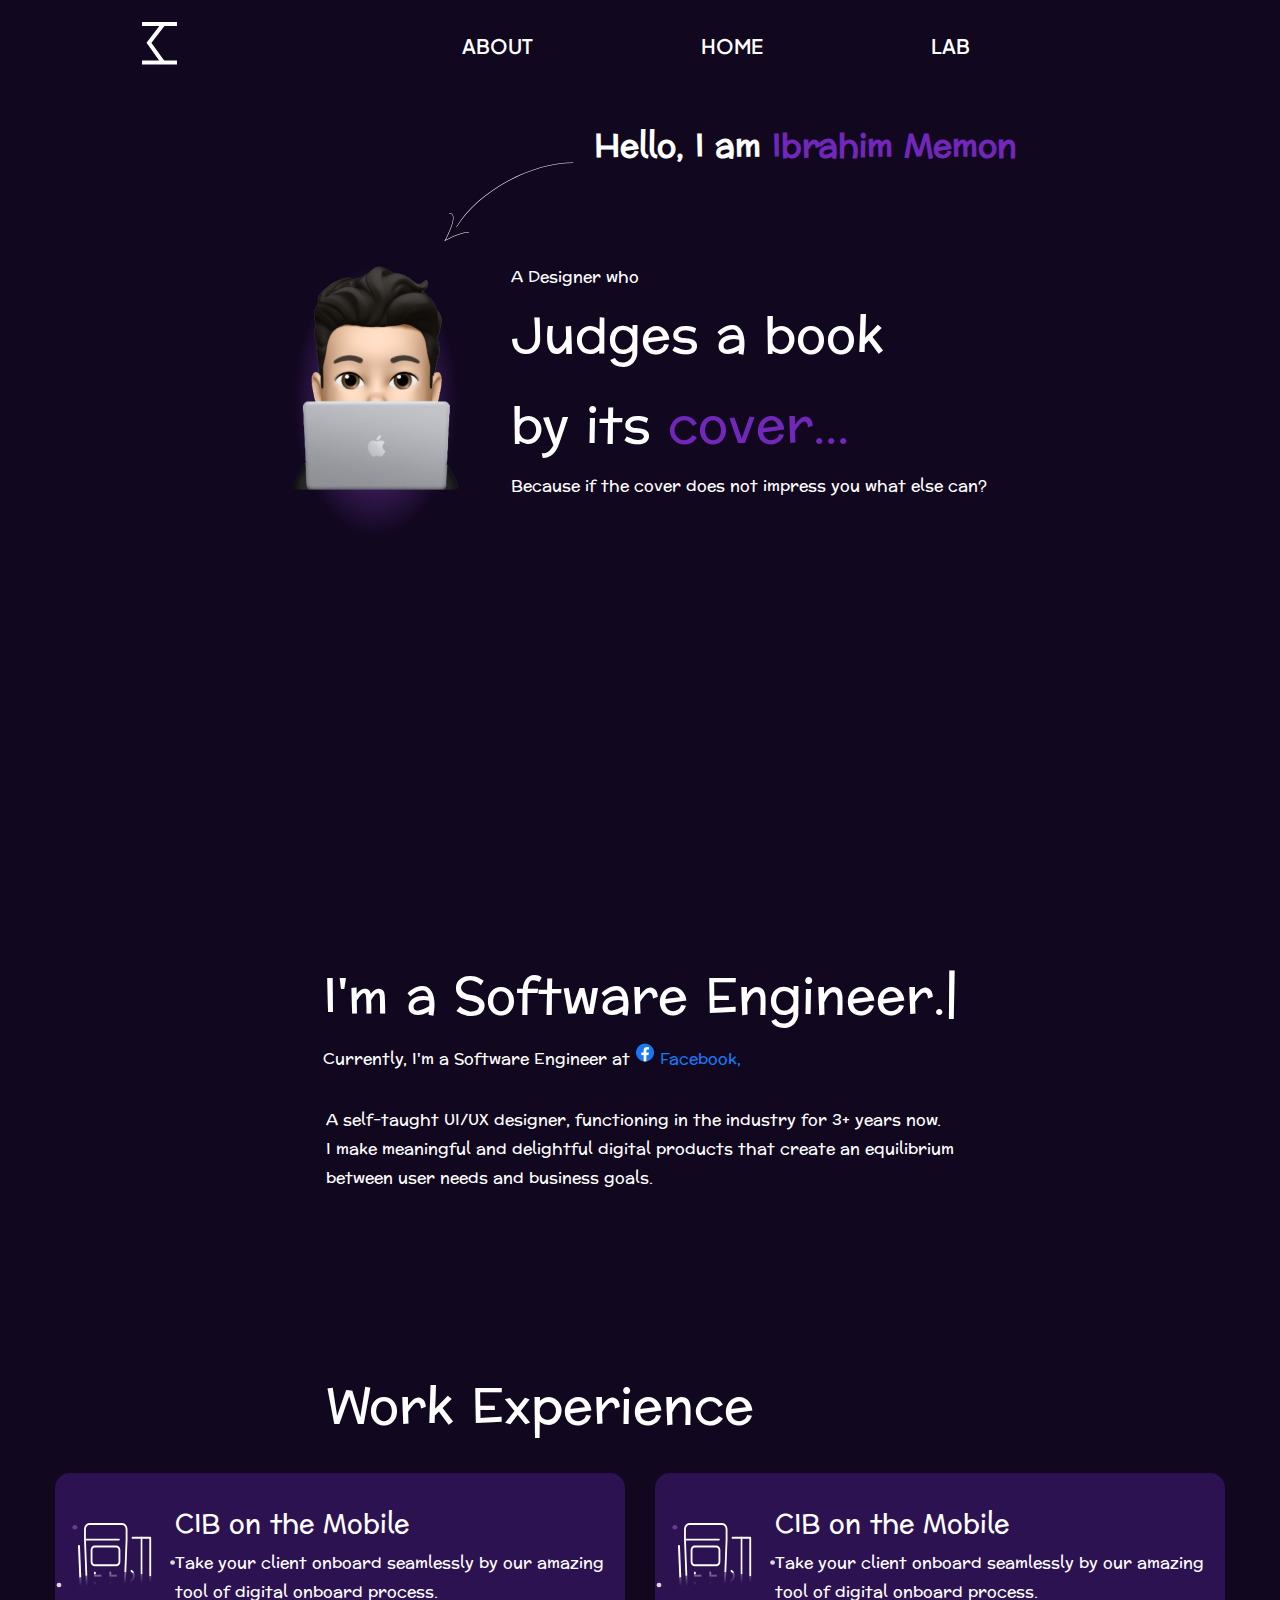
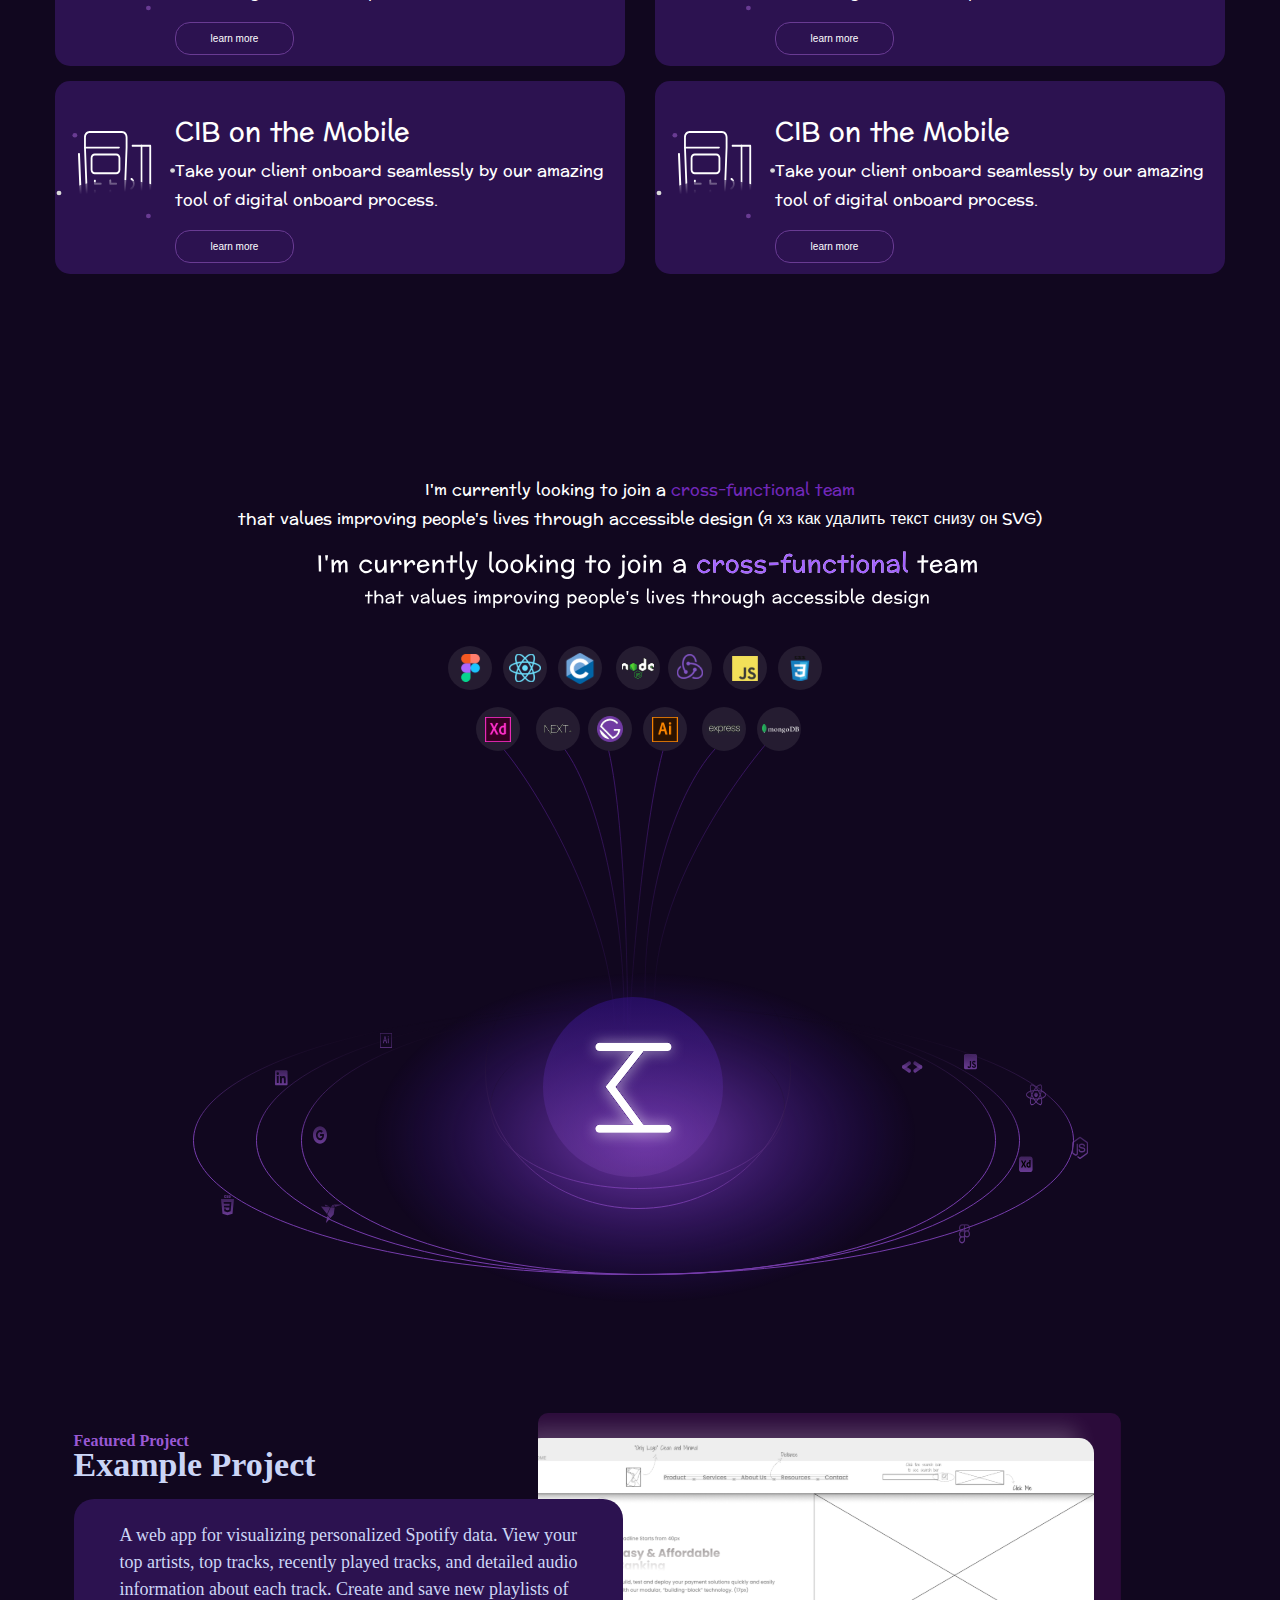
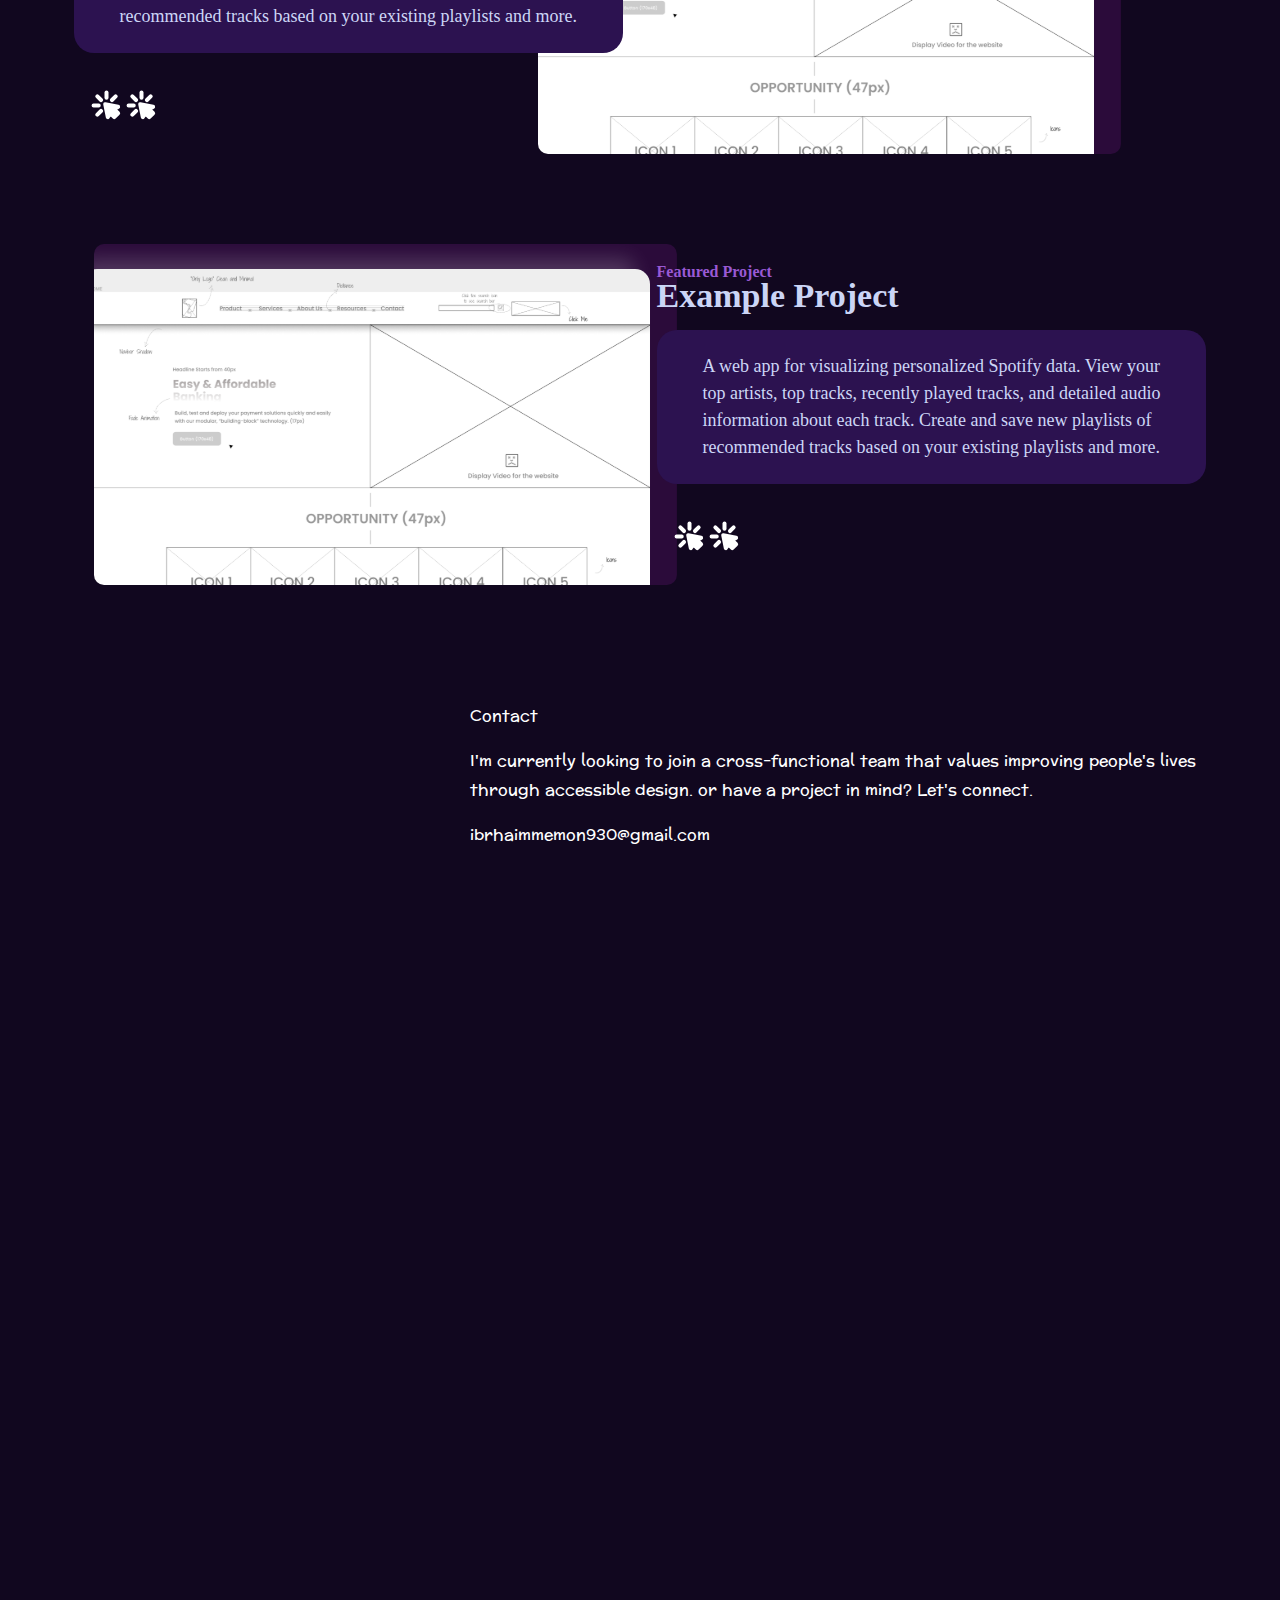
<file: biography/index.html>
<!DOCTYPE html>
<html lang="en">
<head>
    <meta charset="UTF-8">
    <meta http-equiv="X-UA-Compatible" content="IE=edge">
    <meta name="viewport" content="width=device-width, initial-scale=1.0">
    <link rel="preconnect" href="https://fonts.googleapis.com">
    <link rel="preconnect" href="https://fonts.gstatic.com" crossorigin>
    <link href="https://fonts.googleapis.com/css2?family=Plus+Jakarta+Sans:wght@500&display=swap" rel="stylesheet">
    <link rel="preconnect" href="https://fonts.googleapis.com">
    <link rel="preconnect" href="https://fonts.gstatic.com" crossorigin>
    <link href="https://fonts.googleapis.com/css2?family=Plus+Jakarta+Sans:wght@500&family=Preahvihear&display=swap" rel="stylesheet">
    <link rel="stylesheet" href="style.css">
    <title>Biography</title>
</head>
<body>
    <div id="header" class="header">
        <div class="container">
            <div class="logo">
                <a href="#">
                    <img src="images/logo_company/Logo.svg" alt="logo">
                </a>
            </div>
           <nav class="nav">
                <a class="nav_link" href="#">about</a>
                <a class="nav_link" href="#">home</a>
                <a class="nav_link" href="#">lab</a>
            </nav>
        </div>
    </div>

    <div class='stt stt__circle__black'>UP</div> 

    <div class="content">
        <div class="presentation">
            <img class="arrow" src="images/arrow.svg" alt="arrow">
            <h1 class="text_type_1 bio">Hello, I am&nbsp; <span class="text_type_2"> Ibrahim Memon</span></h1>
        </div>
        <div class="parents_1">
            <div class="avatar">
                <img src="images/ibrahim.png" alt="ibrahim">
            </div>
            

            <div class="quote">
                <p class="text_type_1"> A Designer who <br>
                    <span class="big_text"> Judges a book <br>
                        by its <span class="text_type_2">cover...</span>
                    </span><br>
                    <span>
                        Because if the cover does not impress you what else can?
                    </span>
                </p>
            </div>
        </div>
    </div>

    <div class="job work text_type_1">
        <p><span class="big_text"> I'm a Software Engineer.| </span><br>
        Currently, I'm a Software Engineer at <img src="images/facebook_logo.png" alt="facebook_logo"> <span class="fb"><a class="fb" href="#">Facebook,</a></span> </p>
        <p>A self-taught UI/UX designer, functioning in the industry for 3+ years now. <br>
            I make meaningful and delightful digital products that create an equilibrium <br>
            between user needs and business goals. <br>
            <span class="work_expierence big_text"> Work Experience</span>
        </p>
    </div>

    <div class="mobile">
        <div class="mobile_1">
            <div class="block_1">
                <img src="images/mobile.svg" alt="mobile">
                <div class="block_inner">
                    <p class="text_type_1"><span class="name_block">CIB on the Mobile</span><br>
                        Take your client onboard seamlessly by our amazing
                        tool of digital onboard process.
                    </p>
                    <button class="button_block">learn more</button>
                </div>
            </div>



            <div class="block_2">
                <img src="images/mobile.svg" alt="mobile">
                <div class="block_inner">
                    <p class="text_type_1"><span class="name_block">CIB on the Mobile</span><br>
                        Take your client onboard seamlessly by our amazing
                        tool of digital onboard process.
                    </p>
                    <button class="button_block">learn more</button>
                </div>
            </div>
        </div>
        <div class="mobile_2">
            <div class="block_3">
                <img src="images/mobile.svg" alt="mobile">
                <div class="block_inner">
                    <p class="text_type_1"><span class="name_block">CIB on the Mobile</span><br>
                        Take your client onboard seamlessly by our amazing
                        tool of digital onboard process.
                    </p>
                    <button class="button_block">learn more</button>
                </div>
            </div>
            <div class="block_4">
                <img src="images/mobile.svg" alt="mobile">
                <div class="block_inner">
                    <p class="text_type_1"><span class="name_block">CIB on the Mobile</span><br>
                        Take your client onboard seamlessly by our amazing
                        tool of digital onboard process.
                    </p>
                    <button class="button_block">learn more</button>
                </div>
            </div>    
        </div>
        
    </div>

    <div class="purpose">
        <div class="purpose_text">
            <p class="text_type_1"> I'm currently looking to join a <span class="text_type_2"> cross-functional team </span> <br>
                that values improving people's lives through accessible design (я хз как удалить текст снизу он SVG)
            </p>
        </div>
        <div class="skills">
            <img src="images/logo_company/skills.svg" alt="">
        </div>
    </div>

    <div class="example_project">
        <div class="container_1">
            <p class="text_type_3">Featured  Project <br>
                <span class="text_type_4">
                    Example Project
                </span>
            </p>

            <div class="block_one">
                <p class="text_type_5">
                    A web app for visualizing personalized Spotify data. View your <br>
                    top artists, top tracks, recently played tracks, and detailed audio <br>
                    information about each track. Create and save new playlists of <br>
                    recommended tracks based on your existing playlists and more. <br>
                </p>
            </div>
            <div class="icons_click">
                <img src="images/icon-park-solid_click.svg" alt="click_logo">
                <img src="images/icon-park-solid_click.svg" alt="click_logo">
            </div>

        </div>
        <img class="screenshot" src="images/screenshot.svg" alt="screenshot">
    </div>

    <div class="example_project_2">
        <img class="screenshot_1" src="images/screenshot.svg" alt="screenshot">
        <div class="container_2">
            <p class="text_type_3">Featured  Project <br>
                <span class="text_type_4">
                    Example Project
                </span>
            </p>

            <div class="block_one">
                <p class="text_type_5">
                    A web app for visualizing personalized Spotify data. View your <br>
                    top artists, top tracks, recently played tracks, and detailed audio <br>
                    information about each track. Create and save new playlists of <br>
                    recommended tracks based on your existing playlists and more. <br>
                </p>
            </div>
            <div class="icons_click">
                <img src="images/icon-park-solid_click.svg" alt="click_logo">
                <img src="images/icon-park-solid_click.svg" alt="click_logo">
            </div>

        </div>
    </div>

    <div class="finish">
        <p class="text_type_1">Contact</p>
        <p class="text_type_1">I'm currently looking to join a cross-functional team that values improving people's lives <br>
            through accessible design. or have a project in mind? Let's connect. <br>
        </p>
            
        <span class="mail text_type_1">ibrhaimmemon930@gmail.com</span>
    </div>


       
        





    

    <script src="app.js"></script>
</body>
</html>
</file>
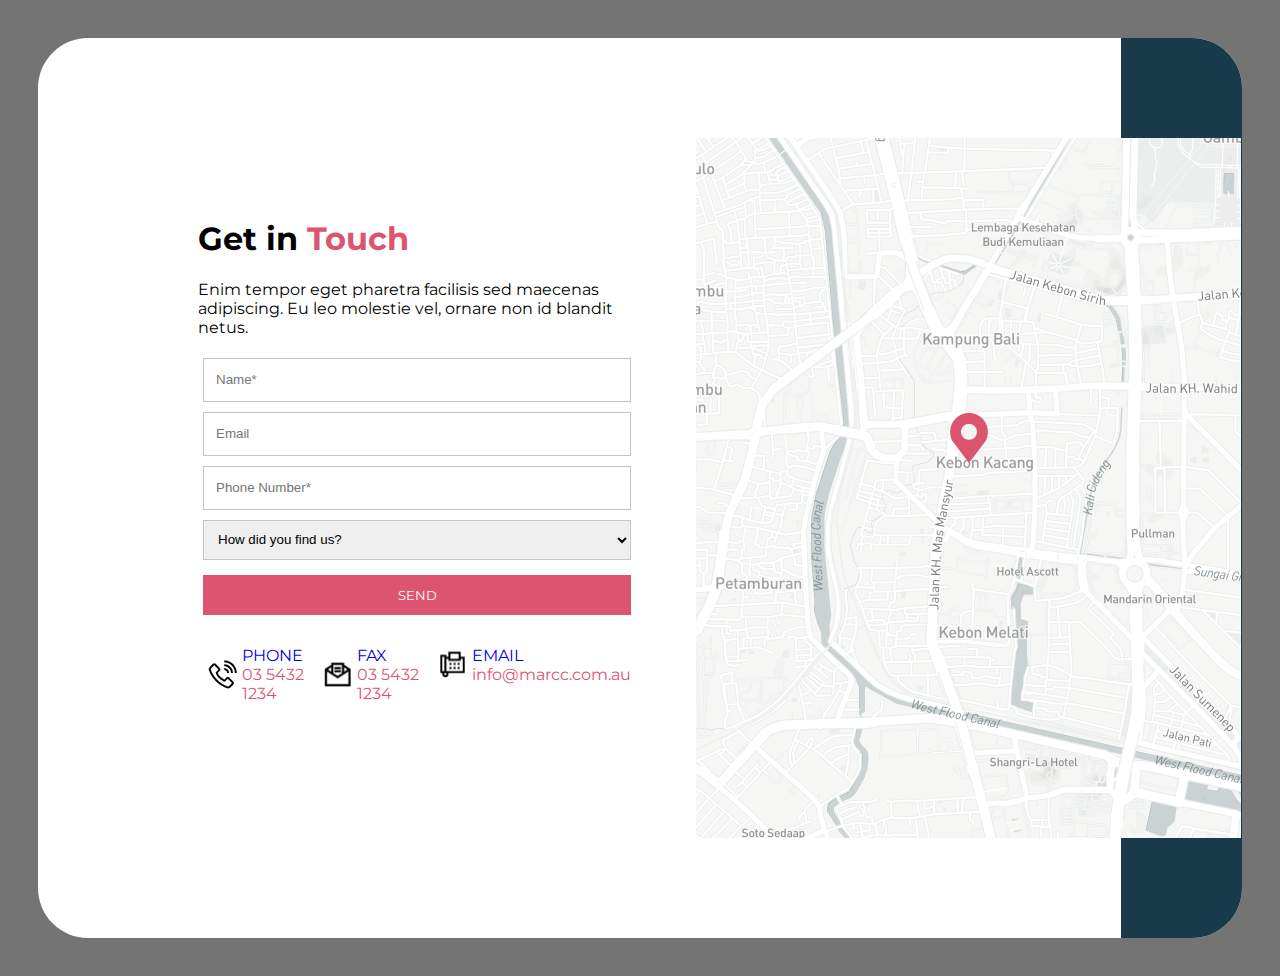
<file: getintouch/index.html>
<!DOCTYPE html>
<html lang="en">
<head>
    <meta charset="UTF-8">
    <meta http-equiv="X-UA-Compatible" content="IE=edge">
    <meta name="viewport" content="width=device-width, initial-scale=1.0">
    <link rel="stylesheet" href="style.css">
    <link rel="preconnect" href="https://fonts.googleapis.com"><link rel="preconnect" href="https://fonts.gstatic.com" crossorigin><link href="https://fonts.googleapis.com/css2?family=Montserrat:wght@600&display=swap" rel="stylesheet">
    <title>Contact Us</title>
</head>
<body>
    <div class="block">
        <div class="content">
            <h1>Get in <span>Touch</span></h1>
            <p class="gtext">Enim tempor eget pharetra facilisis sed maecenas adipiscing. Eu leo molestie vel, ornare non id blandit netus.</p>
            <div class="input">
                <input class="text" type="text" placeholder="Name*">
                <input class="text" type="email" placeholder="Email">
                <input class="text" type="tel" placeholder="Phone Number*">
                <select class="text" id="">
                    <option selected>How did you find us?</option>
                    <option>Instagram</option>
                    <option>Friends</option>
                    <option>Others</option>
                </select>
                <button class="button">SEND</button>

            </div>
                

            <div class="link">
                <div class="phone">
                    <a class="links" href="#">
                        <img class="images" src="image/Frame 831.png" alt="">
                        <p>PHONE <br> <span class="number">03 5432 1234</span> </p>
                    </a>
                        
                </div>

                <div class="fax">
                    <a class="links" href="#">
                        <img class="images" src="image/Frame 833.png" alt="">
                        <p>FAX <br> <span class="number">03 5432 1234</span> </p>
                    </a>
                </div>
                <div class="email">
                    <a class="links" href="#">
                        <img class="images" src="image/Frame 835.png" alt="">
                        <p>EMAIL <br> <span class="number">info@marcc.com.au</span> </p>
                    </a>
                </div>

            </div>


        </div>
        <div class="map">
            <img src="image/Component 6.png" alt="">
        </div>
        <div class="blueblock"></div>
    </div>
</body>
</html>
</file>
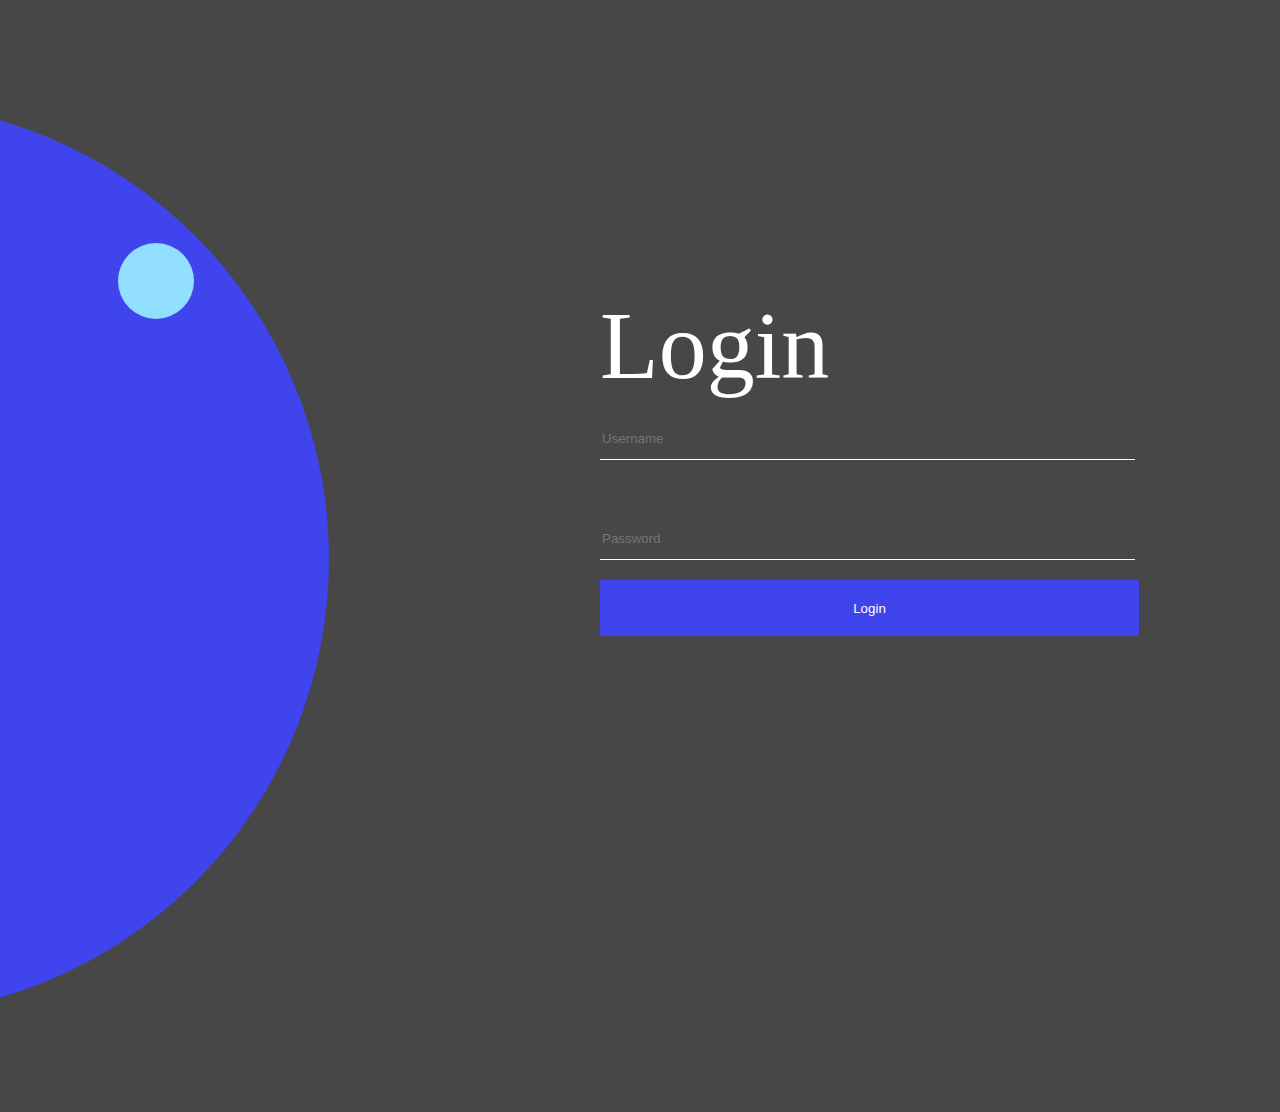
<file: Login/login.html>
<!DOCTYPE html>
<html lang="en">
<head>
    <meta charset="UTF-8">
    <meta http-equiv="X-UA-Compatible" content="IE=edge">
    <meta name="viewport" content="width=device-width, initial-scale=1.0">
    <link rel="stylesheet" href="style.css">
    <link href="https://fonts.cdnfonts.com/css/jk-abode" rel="stylesheet">
    <title>Login</title>
</head>
<body>
    <div class="text">Login</div>
    <input class = "Username" placeholder="Username" type="text">
    <input class = "password" placeholder="Password" type="text">
    <button class="button">Login</button>
    
    <div class="figure">
        <div class="circle"></div>
        <div class="circle1"></div>

        <div class="line1"></div>
        <div class="line2"></div>
        <div class="line3"></div>
        <div class="line4"></div>




        <div class="small_circle"></div>
        <div class="triangle">
            <div class="triangle1"></div>
            <div class="triangle2"></div>
            
        </div>
    </div>

</body>
</html>
</file>
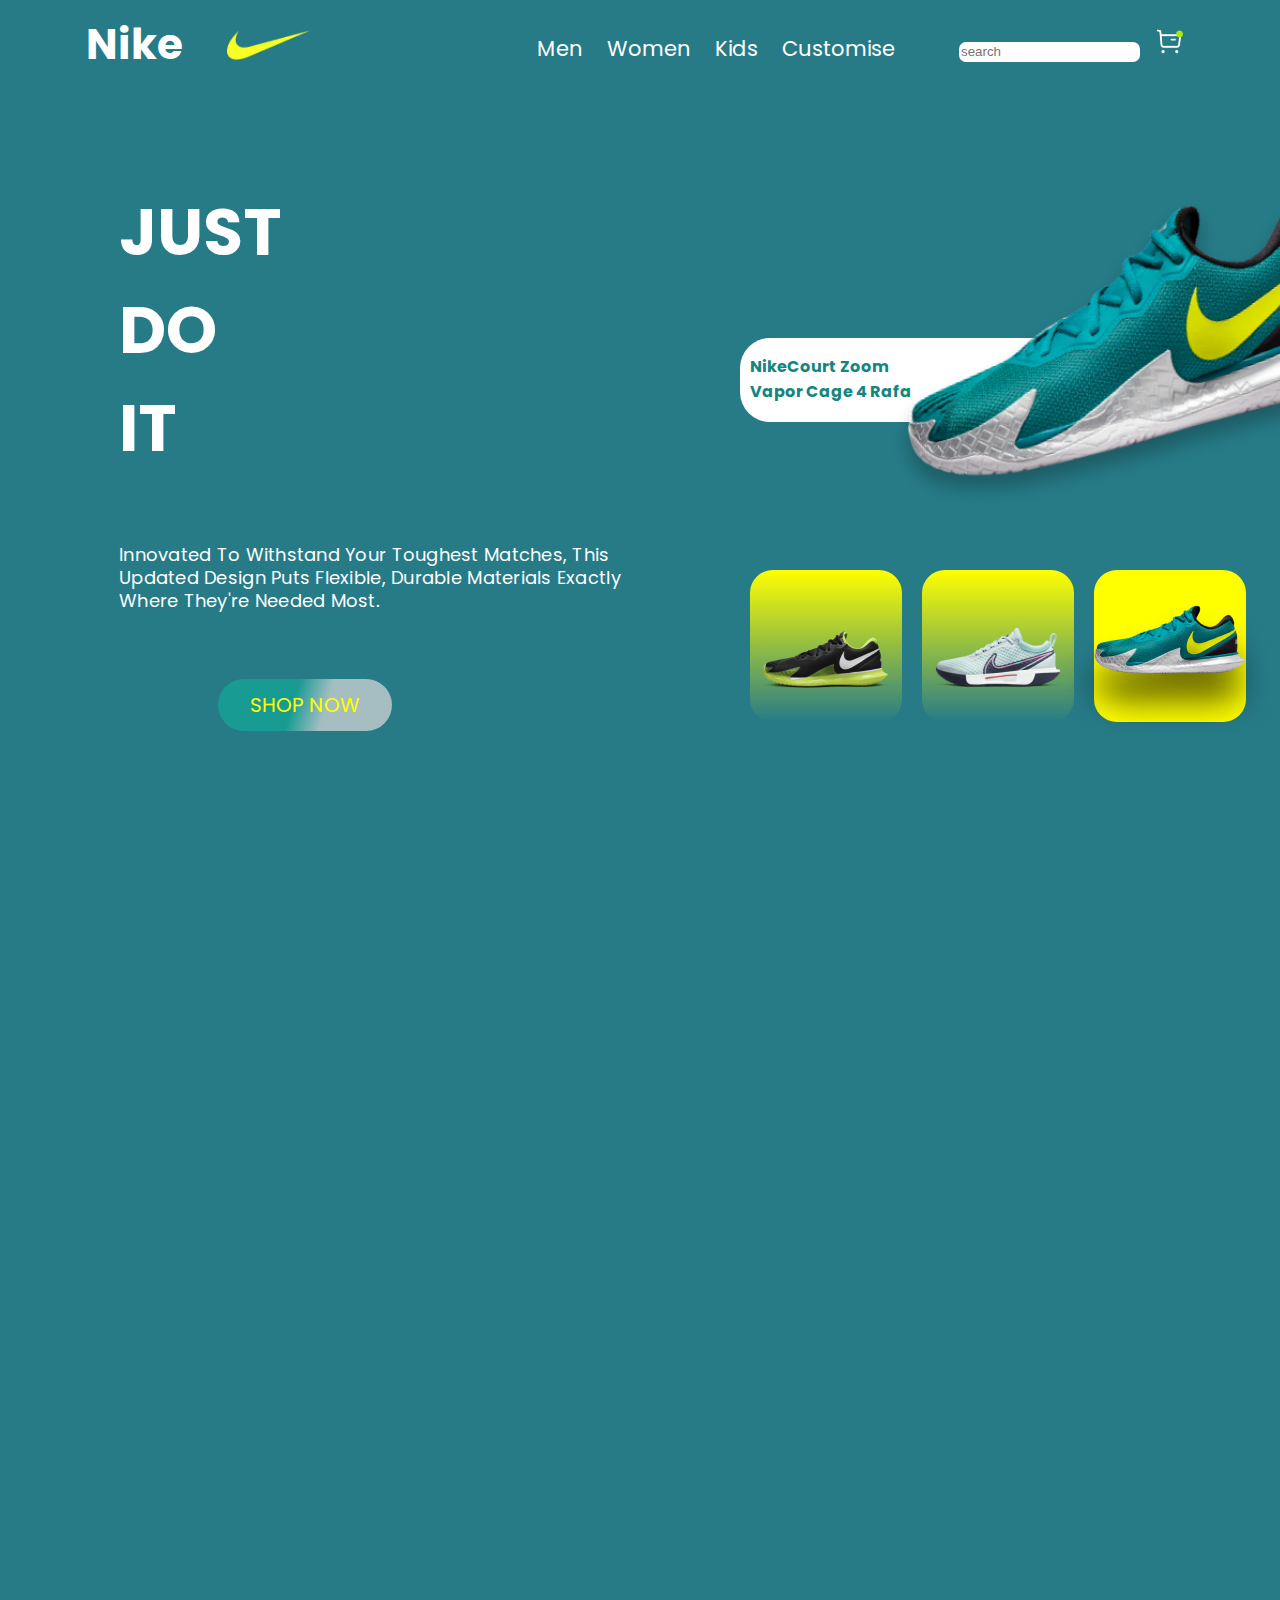
<file: nike/nike.html>
<!DOCTYPE html>
<html lang="en">
<head>
    <meta charset="UTF-8">
    <meta http-equiv="X-UA-Compatible" content="IE=edge">
    <meta name="viewport" content="width=device-width, initial-scale=1.0">
    <link rel="stylesheet" href="header.css">
    <link rel="stylesheet" href="body.css">
    <link rel="preconnect" href="https://fonts.googleapis.com"><link rel="preconnect" href="https://fonts.gstatic.com" crossorigin><link href="https://fonts.googleapis.com/css2?family=Poppins:wght@500&display=swap" rel="stylesheet">
    
    <title>Nike</title>
</head>
<body>
    <div class="header">
        <div class="container">
            
            <a class="logo" href="">
                <h1>Nike</h1>
                <img class="logopng" src="images/nike logo.png">
            </a>

            <div class="nav">
                <a class="nav__link" href="#">Men</a>
                <a class="nav__link" href="#">Women</a>
                <a class="nav__link" href="#">Kids</a>
                <a class="nav__link" href="#">Customise</a>
                <input class="search" type="search" placeholder = "search"> 
                <a class="shop" href="">
                    <img src="images/Buy.png" alt="">
                </a>
                
            </div>
        </div>
    </div>

    <div class="intro">
        <p class="intro_inner" >JUST<br>DO<br>IT</p>
        <p class="text">Innovated to withstand your toughest matches, this updated design puts flexible, durable materials exactly where they're needed most. 
        </p>
        <button class="button_shop" >SHOP NOW</button>
    </div>



    <div class="sneaker">
        <div class="properties">
            <p class="text_sneaker">NikeCourt Zoom <br>Vapor Cage 4 Rafa</p>
        </div>
        <img class="sneaker_solo" src="images/5e5d9917-b79f-4281-bdcf-9f9dfe3cf461 2.png" alt="">
    </div>



    <div class="box">
        <div class="one">
            <img class="one_img" src="images/nikecourt-zoom-vapor-cage-4-rafa-hard-court-tennis-shoes-cS7wct 1.png" alt="">
        </div>
        <div class="two">
            <img class="two_img" src="images/nikecourt-zoom-pro-hard-court-tennis-shoes-nlG4Pg 1.png" alt="">
        </div>
        <div class="three">
            <img class="three_img" src="images/5e5d9917-b79f-4281-bdcf-9f9dfe3cf461 1.png" alt="">
        </div>
    </div>
        
        
   




            



    <div class="sd">sds</div>

    
</body>
</html>
</file>
<file: biography/style.css>
.text_type_1 {
    color: #fff;
    font-family: 'Preahvihear', sans-serif;
}

.text_type_2{
    color: #7127BA;
}

.big_text {
    font-size: 50px;
}

.name_block {
    font-size: 26px;
}

body {
    margin: 0;
    height: 600vh;
    background: #11071F;
    overflow-x: hidden;
}

.header {
    position: fixed;
    width: 100vw;
    height: 10vh;
    background-color: #11071F;
    z-index: 1;
}

.container {
    height: 100%;
    width: 100%;
    display: flex;
    justify-content: space-around;
    align-items: center;
}
    

.nav {
    display: flex;
    text-transform: uppercase;
    font-family: 'Plus Jakarta Sans', sans-serif;
    font-weight: 600;
}

.nav_link {
    margin: 0 168px 0 0;
    color: #fff;
    text-decoration: none;
    font-size: 20px;
}

.content {
    display: flex;
    flex-direction: column;
    align-items: center;
}

.presentation {
    position: relative;
    left: 100px;
    display: flex;
}

.arrow {
    position: relative;
    top: 95px;
    right: 20px;
    width: 130px;
}

.bio {
    display: flex;
    margin-bottom: 20px;
    margin-top: 100px;
}

.parents_1 {
    display: flex;
}

.avatar {
    position: relative;
    top: 70px;
    overflow: hidden;
    background: radial-gradient(50% 50% at 50% 50%, #763CAC 0%, rgba(50, 15, 133, 0) 100%);
}

.quote {
    position: relative;
    top: 50px;
    margin-left: 53px;
}



.job {
    position: relative;
    top: 470px;
    display: flex;
    flex-direction: column;
    align-items: center;
    justify-content: flex-start;
}


.fb {
    color: #1877F2;
    text-decoration: none;
}

.work_expierence {
    position: relative;
    top: 170px;
}

.mobile {
    position: relative;
    top: 630px;
    display: flex;
    justify-content: center;
    flex-wrap: wrap;
    
}

.block_1 {
    width: 570px;
    height: 193px;
    background-color: #2C1250;
    border-radius: 15px;
    margin: 15px;
    display: flex;
    justify-content: center;
    align-items: center;
}

.block_inner {
    display: flex;
    flex-direction: column;
}

.button_block {
    width: 119px;
    height: 33px;
    border-radius: 15px;
    background: #2C1250;
    cursor: pointer;
    color: #fff;
    border: 1px solid #693B93;
    font-size: 10px;
}


.block_2 {
    width: 570px;
    height: 193px;
    background-color: #2C1250;
    border-radius: 15px;
    margin: 15px;
    display: flex;
    justify-content: center;
    align-items: center;
}

.block_3 {
    width: 570px;
    height: 193px;
    background-color: #2C1250;
    border-radius: 15px;
    margin: 15px;
    display: flex;
    justify-content: center;
    align-items: center;
}

.block_4 {
    width: 570px;
    height: 193px;
    background-color: #2C1250;
    border-radius: 15px;
    margin: 15px;
    display: flex;
    justify-content: center;
    align-items: center;
}

.purpose {
    position: relative;
    top: 800px;
}

.purpose_text {
    display: flex;
    justify-content: center;
    text-align: center;
}

.skills {
    display: flex;
    justify-content: center;
}

.text_type_3 {
    color: hsla(271, 59%, 59%, 1);
    font-family: 'Poppins';
    font-style: normal;
    font-weight: 600;
    font-size: 16px;
    line-height: 24px;
}

.text_type_4 {
    color: hsla(226, 70%, 88%, 1);
    font-family: 'Poppins';
    font-style: normal;
    font-weight: 600;
    font-size: 34px;
}

.text_type_5 {
    font-family: 'Poppins';
    font-style: normal;
    font-weight: 500;
    font-size: 18px;
    line-height: 27px;
    display: flex;
    align-items: center;

    color: #CCD6F6;
}

.example_project {
    position: relative;
    top: 910px;
    display: flex;
    justify-content: center;
}

.block_one {
    background: #2C1250;
    border-radius: 20px;
    display: block;
    padding: 5px 46px;
}

.icons_click {
    margin: 37px 0px 0px 17px;
}

.screenshot {
    z-index: -1;
    position: relative;
    right: 85px;
}

.example_project_2 {
    position: relative;
    top: 1000px;
    display: flex;
    justify-content: center;
}

.container_2 {
    display: flex;
    flex-direction: column;
}

.screenshot_1 {
    z-index: -1;
    position: relative;
    left: 20px;
}

.finish {
    position: relative;
    top: 1100px;
    margin-left: 470px;
}

.mail {
    margin-top: 20px;
}


.scrollHeader {
    position: absolute;
}
</file>
<file: getintouch/style.css>
body {
    background-color: rgb(116, 116, 116);
    overflow-x: hidden;
    padding: 30px;
    display: flex;
    justify-content: center;
    align-items: center;
}
h1 {
    font-family: 'Montserrat', sans-serif;
}
span {
    color: #DD5471;
}


.block {
    background-color: #fff;
    width: 1440px;
    height: 900px;
    border-radius: 50px;
    display: flex;
    justify-content: flex-end;
}




.content {
    display: block;
    margin: 10px;
    justify-content: flex-start;
    padding: 150px 50px 0 150px;
    
}


.gtext {
    display: flex;
    font-family: 'Montserrat', sans-serif;
}



.input {
    display: flex;
    flex-direction: column;
}

.text {
    text-indent: 10px;
    margin: 5px;
    border: 1px solid rgb(197, 197, 197);
    height: 40px;
}


.button {
    height: 40px;
    margin: 10px 5px 0 5px;
    font-family: 'Montserrat', sans-serif;
    background-color: #DD5471;
    color: #fff;
    border: none;
}


.link {
    display: flex;
    justify-content: space-around;
    font-family: 'Montserrat', sans-serif;
    margin: 5px;
    padding: 10px 0 10px 0;
    text-decoration: none;
}




.links {
    text-decoration: none;
    display: flex;
    align-items: center;
}


.images {
    height: 29px;
    margin: 5px;
    display: flex;
    
}




.map {
    
    display: flex;
    align-items: center;
    z-index: 1;
    margin-right: 150px;
}

.blueblock {
    position: inherit;
    background-color: #183A4A;
    height: 100%;
    width: 20%;
    border-radius: 0 50px 50px 0;
    margin-left: -270px;
    margin-right: 0em;
    display: flex;
}
</file>
<file: Login/style.css>
body {
    background: #474747;
    height: 1080px;
    width: 1366px;
    overflow-x: hidden;
}

.text {
    font-family: 'JK Abode';
    position: absolute;
    font-size: 96px;
    left: 600px;
    top:290px;
    color: white;
}

.Username {
    position: absolute;
    left: 600px;
    top: 417px;
    width: 531px;
    height: 40px;
    background: #474747;
    color: #fff;
    border: none;
    border-bottom: 1px solid #ffffff;
}

.password {
    position: absolute;
    left: 600px;
    top: 517px;
    width: 531px;
    height: 40px;
    background: #474747;
    color: #fff;
    border: none;
    border-bottom: 1px solid #fff;
}

.button {
    position: absolute;
    left: 600px;
    top: 580px;
    width: 539px;
    height: 56px;
    background: #4044ED;
    transition: .3s;
    border: none;
    color: #fff;
}


.button:hover {
    background: #4043edab;
}






.circle {
    position: absolute;
    width: 914px;
    height: 914px;
    left: -585px;
    top: 102px;
    background: #4044ED;
    border-radius: 100%;
}
.circle1 {
    position: absolute;
    width: 700px;
    height: 700px;
    background: #4044ED;
    border-radius: 100%;
    left: 1600px;
    top: -300px;
}

.line1 {
    position: absolute;
    width: 1000px;
    height: 35px;
    left: 1600px;
    background: #474747;
    transform: rotate(140deg);
}

.line2 {
    position: absolute;
    width: 1000px;
    height: 35px;
    top: -269px;
    left: 1468px;
    background: #474747;
    transform: rotate(140deg);
}

.line3 {
    position: absolute;
    width: 1000px;
    height: 35px;
    top: -76px;
    left: 1468px;
    background: #474747;
    transform: rotate(140deg);
}
.line4 {
    position: absolute;
    width: 1000px;
    height: 35px;
    top: 297px;
    left: 1468px;
    background: #474747;
    transform: rotate(140deg);
}












.small_circle {
    position: absolute;
    width: 76px;
    height: 76px;
    left: 118px;
    top: 243px;
    background: #93DFFF;
    border-radius: 100%;
}

.triangle1 {
    position: absolute;
    width: 0px;
    height: 0px;
    border-left: 150px solid transparent;
    border-right: 150px solid transparent;
    border-bottom: 300px solid rgba(64, 67, 237, 0.753);;
    transform: rotate(-44.32deg);
    left: 1250px;
    top: 600px;
}
.triangle2 {
    position: absolute;
    width: 0px;
    height: 0px;
    border-left: 150px solid transparent;
    border-right: 150px solid transparent;
    border-bottom: 300px solid #4043edce;;
    transform: rotate(-44.32deg);
    left: 1400px;
    top: 750px;
}
</file>
<file: nike/header.css>
@import url('https://fonts.googleapis.com/css2?family=Poppins:wght@200&display=swap');
@import url('https://fonts.googleapis.com/css2?family=Poppins:wght@500&display=swap');

body {
    background: #267B87;
    margin: 0;
    overflow-x: hidden;
}


.header {
    position: fixed;
    width: 100%;
    height: 10%;
    
    background-color: #267B87;
    z-index: 99;
    top: 0;
}

.container {
    width: 100%;
    height: 100%;
    display: flex;
    align-items: center;
    justify-content: space-around;

}



.logo {
    font-family: 'Poppins', sans-serif;
    color: #fff;
    font-size: 21px;
    display: flex;
    text-decoration: none;
    
}

.logopng {
    margin: 45px;
    height: 30px;
}


.shop {
    margin: 10px;
}













/* nav link */
.nav__link {
    text-decoration: none;
    font-size: 21px;
    font-family: 'Poppins', sans-serif;
    color: #fff;
    margin: 10px;
    transition: .3s;
}


.search {
    height: 20px;
    margin-left: 50px;
    border: none;
    border-radius: 7px;
}








.nav__link:hover {
    text-decoration: underline #fff;
}


















.sd {
    position: absolute;
    top: 10000px;
}
    
.box {
    display: inline-flex;
    margin-left: 740px;
    
}
.one {
    background: linear-gradient(yellow, #267B87);
    width: 152px;
    height: 152px;
    margin: 10px;
    display: flex;
    align-items: center;
    justify-content: center;
    border-radius: 15%;
    
}
.two {
    background: linear-gradient(yellow, #267B87);
    width: 152px;
    height: 152px;
    margin: 10px;
    display: flex;
    align-items: center;
    justify-content: center;
    border-radius: 15%;
    
}
.three {
    background-color: yellow  ;
    width: 152px;
    height: 152px;
    margin: 10px;
    display: flex;
    align-items: center;
    justify-content: center;
    border-radius: 15%;
}






.one:hover {
    margin-bottom: 5px;
}
</file>
<file: nike/body.css>
@import url('https://fonts.googleapis.com/css2?family=Poppins:wght@200&display=swap');
@import url('https://fonts.googleapis.com/css2?family=Poppins:wght@500&display=swap');


.intro {
    position: relative;
    width: 510px;
    height: 700px;
    margin-left: 100px;
    margin-top: 100px;
    
}




.intro {
    position: absolute;
    font-family: 'Poppins', sans-serif;
    color: #fff;
    display: block;
    font-size: 65px;
    align-items: center;
    top: 0px;
    margin: 119px;
    font-weight: 700;
}




.text {
    font-family: 'Poppins';
    font-style: normal;
    font-weight: 400;
    font-size: 18px;
    line-height: 128%;
    /* or 23px */

    letter-spacing: 0.015em;
    text-transform: capitalize;
}



.button_shop {
    font-family: 'Poppins';
    font-style: normal;
    position: absolute;
    font-size: 20px;
    width: 174px;
    height: 52px;
    left: 99px;
    top: 560px;
    border-radius: 30px;
    background: linear-gradient(106.81deg, #179B93 43.2%, rgba(217, 217, 217, 0.71) 61.6%);
    color: yellow;
    border: none;
}





.sneaker {
    position: relative;
    width: 500px;
    height: 560px;
    left: 740px;
    top: 100px;
    display: flex;
    align-items: center;
}




.properties {
    position: absolute;
    width: 373px;
    height: 84px;
    background-color: #fff;
    border-radius: 30px;
    z-index: 1;
    box-shadow: 0px 0px 0px rgba(0, 0, 0, 0.25);
}





.text_sneaker {
    font-family: 'Poppins';
    color: #14867f;
    font-weight: 700;
    margin-left: 10px;
}




.sneaker_solo {
    height: 700px;
    
    z-index: 2;
}
</file>
